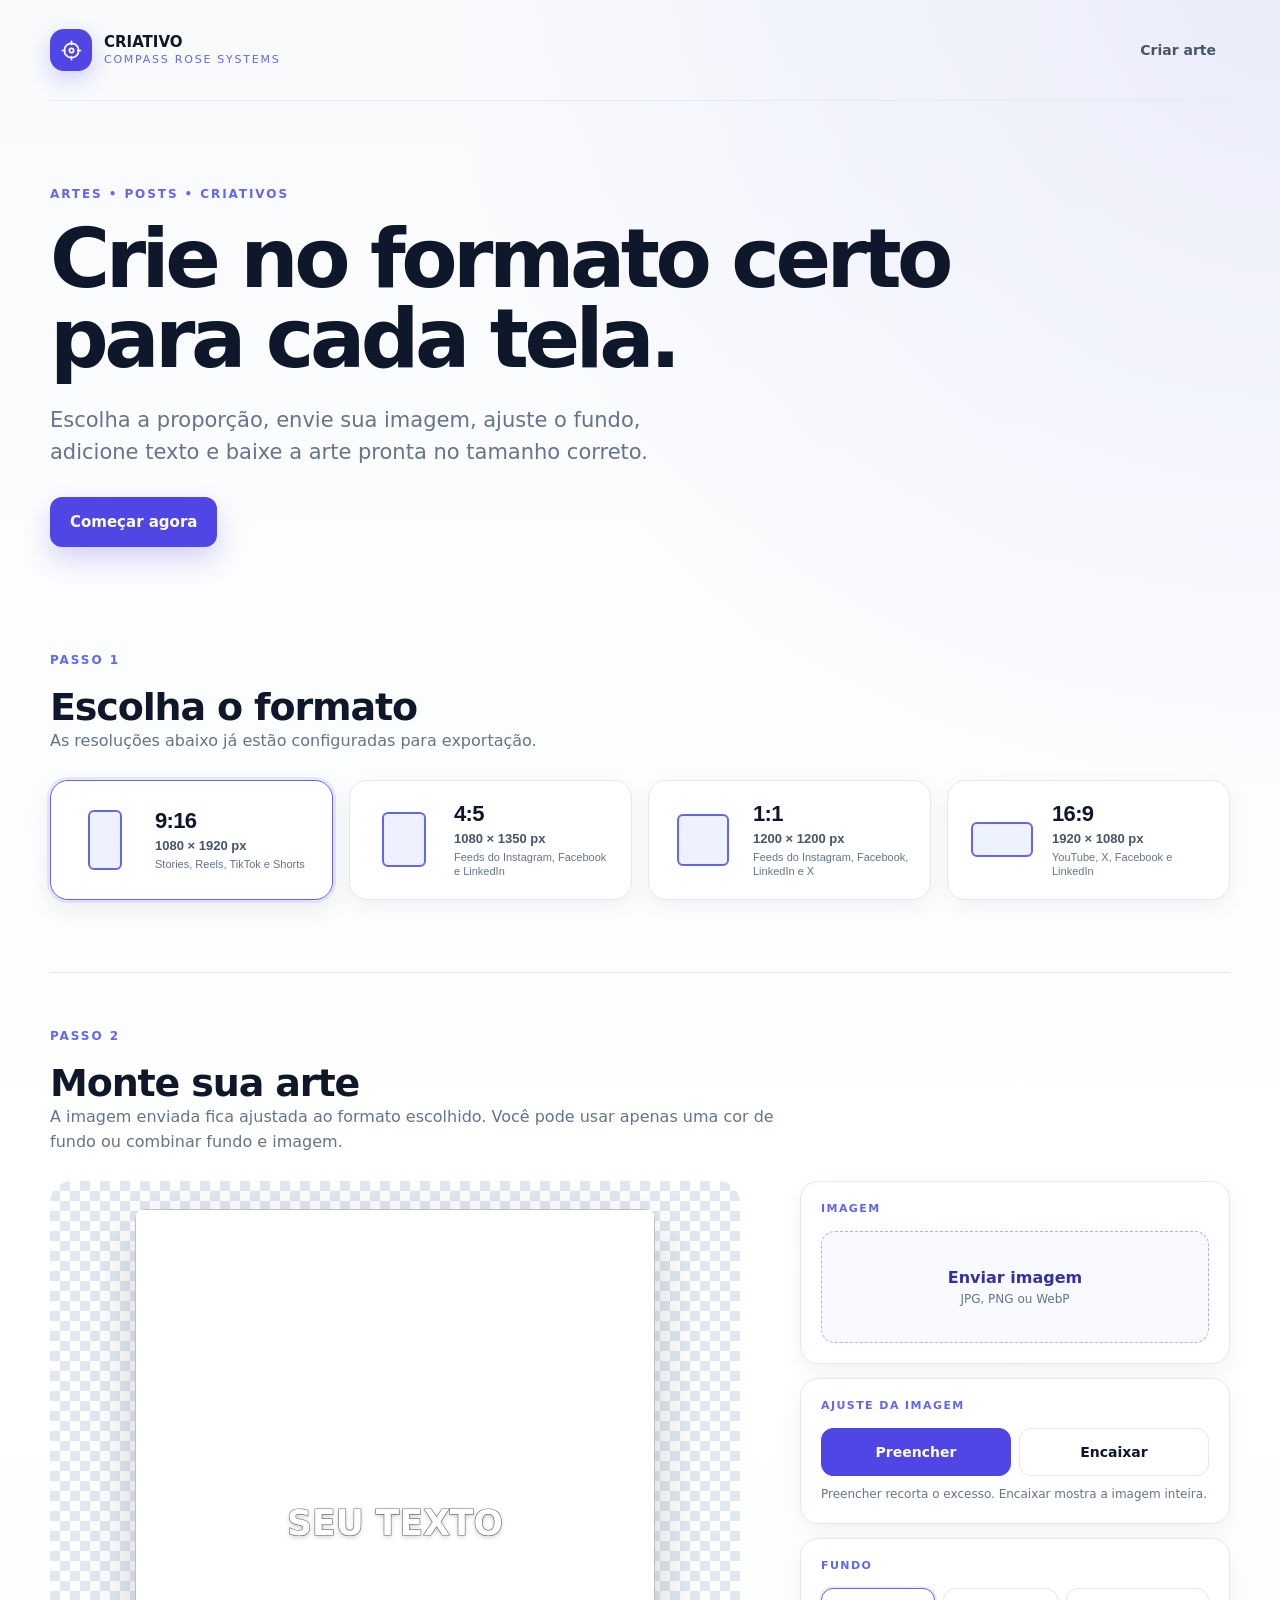
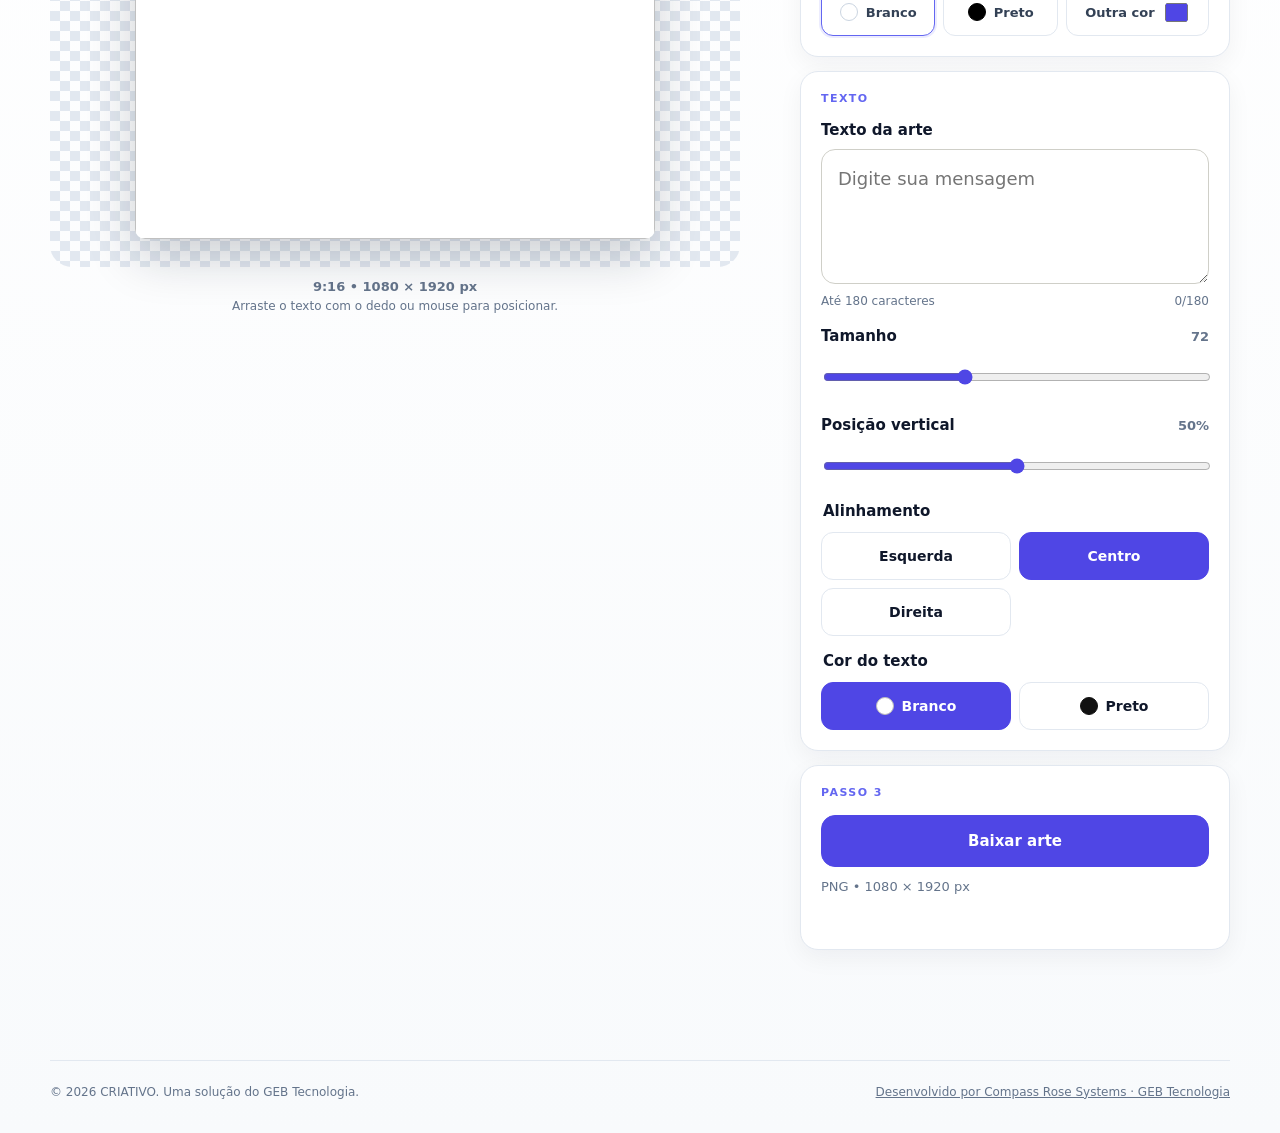
<file: index.html>
<!DOCTYPE html>
<html lang="pt-BR">
<head>
  <meta charset="UTF-8" />
  <meta name="viewport" content="width=device-width, initial-scale=1.0, viewport-fit=cover" />
  <meta name="theme-color" content="#0f172a" />
  <title>CRIATIVO | Compass Rose Systems</title>
  <meta name="description" content="Crie artes, posts e criativos nos principais formatos das redes sociais." />
  <link rel="stylesheet" href="./assets/styles.css" />
</head>
<body class="criativo-app">
  <header class="site-header app-header">
    <a class="brand" href="./" aria-label="CRIATIVO - início">
      <span class="brand-mark" aria-hidden="true">
        <svg viewBox="0 0 24 24" role="img">
          <circle cx="12" cy="12" r="7.5"></circle>
          <circle cx="12" cy="12" r="2.2"></circle>
          <path d="M12 2.5v3M12 18.5v3M2.5 12h3M18.5 12h3"></path>
        </svg>
      </span>
      <span class="brand-text">
        <strong>CRIATIVO</strong>
        <small>Compass Rose Systems</small>
      </span>
    </a>

    <nav class="top-nav" aria-label="Navegação principal">
      <a href="#criar">Criar arte</a>
    </nav>
  </header>

  <main class="home-shell creative-shell">
    <section class="creative-hero">
      <p class="eyebrow">ARTES • POSTS • CRIATIVOS</p>
      <h1>Crie no formato certo para cada tela.</h1>
      <p class="hero-copy">Escolha a proporção, envie sua imagem, ajuste o fundo, adicione texto e baixe a arte pronta no tamanho correto.</p>
      <a class="hero-cta" href="#criar">Começar agora</a>
    </section>

    <section class="format-section" id="criar" aria-labelledby="format-title">
      <div class="section-heading creative-heading">
        <p class="eyebrow">PASSO 1</p>
        <h2 id="format-title">Escolha o formato</h2>
        <p>As resoluções abaixo já estão configuradas para exportação.</p>
      </div>

      <div class="format-grid" id="format-grid">
        <button class="format-card is-active" type="button" data-format="story" aria-pressed="true">
          <span class="format-shape format-shape--916"></span>
          <span class="format-card__body">
            <strong>9:16</strong>
            <span>1080 × 1920 px</span>
            <small>Stories, Reels, TikTok e Shorts</small>
          </span>
        </button>

        <button class="format-card" type="button" data-format="portrait" aria-pressed="false">
          <span class="format-shape format-shape--45"></span>
          <span class="format-card__body">
            <strong>4:5</strong>
            <span>1080 × 1350 px</span>
            <small>Feeds do Instagram, Facebook e LinkedIn</small>
          </span>
        </button>

        <button class="format-card" type="button" data-format="square" aria-pressed="false">
          <span class="format-shape format-shape--11"></span>
          <span class="format-card__body">
            <strong>1:1</strong>
            <span>1200 × 1200 px</span>
            <small>Feeds do Instagram, Facebook, LinkedIn e X</small>
          </span>
        </button>

        <button class="format-card" type="button" data-format="wide" aria-pressed="false">
          <span class="format-shape format-shape--169"></span>
          <span class="format-card__body">
            <strong>16:9</strong>
            <span>1920 × 1080 px</span>
            <small>YouTube, X, Facebook e LinkedIn</small>
          </span>
        </button>
      </div>
    </section>

    <section class="generic-editor-section" aria-labelledby="generic-editor-title">
      <div class="section-heading creative-heading">
        <p class="eyebrow">PASSO 2</p>
        <h2 id="generic-editor-title">Monte sua arte</h2>
        <p>A imagem enviada fica ajustada ao formato escolhido. Você pode usar apenas uma cor de fundo ou combinar fundo e imagem.</p>
      </div>

      <div class="generic-editor-layout">
        <div class="generic-preview-column">
          <div class="generic-preview-stage">
            <div class="generic-preview" id="generic-preview">
              <div class="generic-preview__canvas" id="preview-canvas">
                <img id="uploaded-image-preview" alt="" hidden />
                <div class="generic-text-layer" id="generic-text-layer">
                  <span id="generic-text-preview">SEU TEXTO</span>
                </div>
              </div>
            </div>
          </div>
          <p class="preview-caption" id="format-caption">9:16 • 1080 × 1920 px</p><p class="drag-hint">Arraste o texto com o dedo ou mouse para posicionar.</p>
        </div>

        <form class="generic-controls" id="generic-controls" onsubmit="return false;">
          <div class="control-card">
            <span class="control-step">IMAGEM</span>
            <label class="upload-zone" for="image-upload">
              <span class="upload-zone__title">Enviar imagem</span>
              <span class="upload-zone__hint">JPG, PNG ou WebP</span>
              <input id="image-upload" type="file" accept="image/jpeg,image/png,image/webp" />
            </label>
            <div class="image-actions" id="image-actions" hidden>
              <button type="button" class="secondary-action" id="remove-image">Remover imagem</button>
            </div>
          </div>

          <div class="control-card">
            <span class="control-step">AJUSTE DA IMAGEM</span>
            <div class="segmented-control generic-segment">
              <button type="button" data-fit="cover" class="is-active">Preencher</button>
              <button type="button" data-fit="contain">Encaixar</button>
            </div>
            <p class="control-help">Preencher recorta o excesso. Encaixar mostra a imagem inteira.</p>
          </div>

          <div class="control-card">
            <span class="control-step">FUNDO</span>
            <div class="background-options">
              <button type="button" class="background-choice is-active" data-bg="#ffffff"><span class="swatch swatch--white"></span>Branco</button>
              <button type="button" class="background-choice" data-bg="#000000"><span class="swatch swatch--black"></span>Preto</button>
              <label class="custom-color-choice">
                <span>Outra cor</span>
                <input type="color" id="background-color" value="#4f46e5" />
              </label>
            </div>
          </div>

          <div class="control-card">
            <span class="control-step">TEXTO</span>
            <label class="field">
              <span class="field-label">Texto da arte</span>
              <textarea id="generic-text-input" rows="4" maxlength="180" placeholder="Digite sua mensagem"></textarea>
              <span class="field-meta"><span>Até 180 caracteres</span><span id="generic-char-count">0/180</span></span>
            </label>

            <div class="control-group">
              <div class="control-heading"><span>Tamanho</span><output id="generic-font-output">72</output></div>
              <input id="generic-font-size" type="range" min="28" max="150" value="72" />
            </div>

            <div class="control-group">
              <div class="control-heading"><span>Posição vertical</span><output id="generic-position-output">50%</output></div>
              <input id="generic-position" type="range" min="8" max="92" value="50" />
            </div>

            <fieldset class="choice-group">
              <legend>Alinhamento</legend>
              <div class="segmented-control generic-segment">
                <button type="button" data-generic-align="left">Esquerda</button>
                <button type="button" data-generic-align="center" class="is-active">Centro</button>
                <button type="button" data-generic-align="right">Direita</button>
              </div>
            </fieldset>

            <fieldset class="choice-group">
              <legend>Cor do texto</legend>
              <div class="color-control">
                <button type="button" data-generic-color="#ffffff" class="color-choice is-active"><span class="color-dot color-dot--white"></span>Branco</button>
                <button type="button" data-generic-color="#000000" class="color-choice"><span class="color-dot color-dot--black"></span>Preto</button>
              </div>
            </fieldset>
          </div>

          <div class="control-card export-card">
            <span class="control-step">PASSO 3</span>
            <button type="button" class="primary-action" id="download-creative">Baixar arte</button>
            <p class="export-note" id="download-note">PNG • 1080 × 1920 px</p>
            <p class="export-status" id="generic-export-status" aria-live="polite"></p>
          </div>
        </form>
      </div>
    </section>
  </main>

  <footer class="site-footer">
    <span>© 2026 CRIATIVO. Uma solução do GEB Tecnologia.</span>
    <a href="https://gebtecnologia.grupoeduardabispo.com.br/" target="_blank" rel="noopener noreferrer">Desenvolvido por Compass Rose Systems · GEB Tecnologia</a>
  </footer>

  <script src="./assets/creative.js"></script>
</body>
</html>
</file>
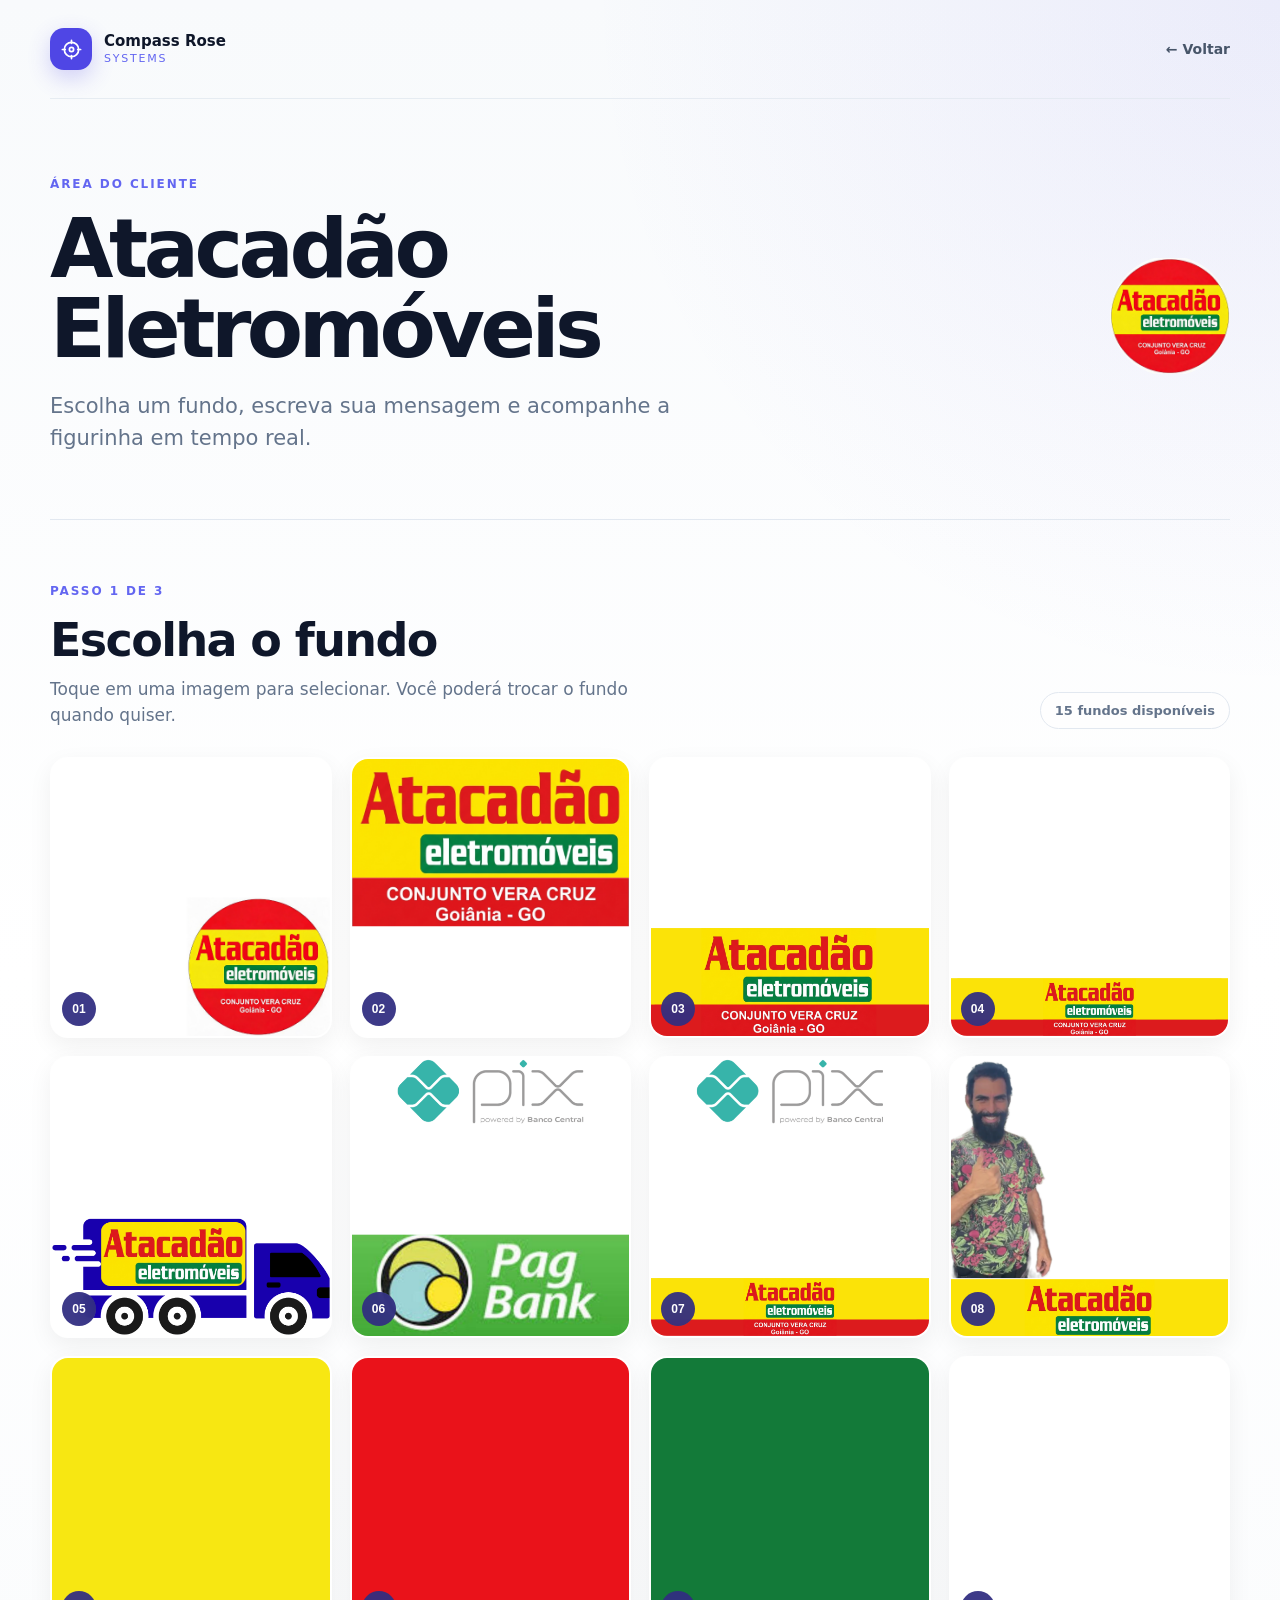
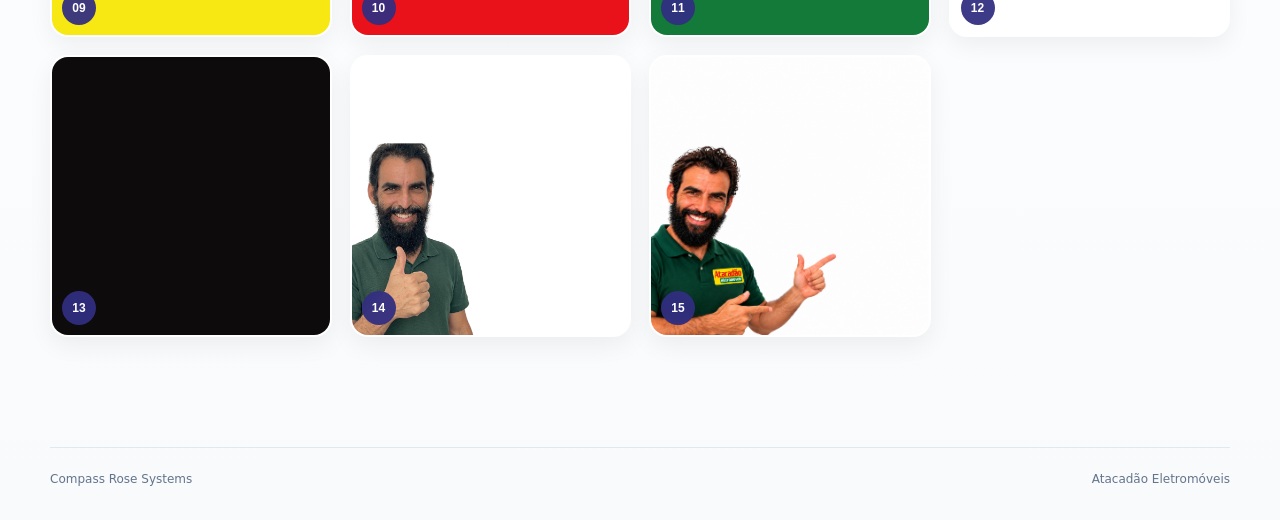
<file: atacadao/index.html>
<!DOCTYPE html>
<html lang="pt-BR">
<head>
  <meta charset="UTF-8" />
  <meta name="viewport" content="width=device-width, initial-scale=1.0, viewport-fit=cover" />
  <meta name="theme-color" content="#0f172a" />
  <title>Atacadão Eletromóveis | Gerador de Figurinhas</title>
  <meta name="description" content="Área de criação de figurinhas do Atacadão Eletromóveis." />
  <link rel="stylesheet" href="../assets/styles.css" />
</head>
<body>
  <header class="site-header">
    <a class="brand" href="../" aria-label="Voltar para a página inicial">
      <span class="brand-mark" aria-hidden="true">
        <svg viewBox="0 0 24 24" role="img">
          <circle cx="12" cy="12" r="7.5"></circle>
          <circle cx="12" cy="12" r="2.2"></circle>
          <path d="M12 2.5v3M12 18.5v3M2.5 12h3M18.5 12h3"></path>
        </svg>
      </span>
      <span class="brand-text"><strong>Compass Rose</strong><small>Systems</small></span>
    </a>
    <a class="back-link" href="../">← Voltar</a>
  </header>

  <main class="client-shell">
    <section class="client-hero">
      <div>
        <p class="eyebrow">ÁREA DO CLIENTE</p>
        <h1>Atacadão Eletromóveis</h1>
        <p class="hero-copy">Escolha um fundo, escreva sua mensagem e acompanhe a figurinha em tempo real.</p>
      </div>
      <div class="client-logo-wrap">
        <img class="client-logo" src="../FIGURINHAS%20IBRAIM/LOGO%20CIRCULO.png" alt="Logo Atacadão Eletromóveis" width="120" height="120" />
      </div>
    </section>

    <section class="background-section" aria-labelledby="fundos-titulo">
      <div class="gallery-heading">
        <div>
          <p class="eyebrow">PASSO 1 DE 3</p>
          <h2 id="fundos-titulo">Escolha o fundo</h2>
          <p class="gallery-help">Toque em uma imagem para selecionar. Você poderá trocar o fundo quando quiser.</p>
        </div>
        <span class="background-count" id="background-count" aria-live="polite"></span>
      </div>

      <div class="background-grid" id="background-grid" aria-label="Fundos disponíveis"></div>

      <div class="selection-panel" id="selection-panel" hidden aria-live="polite">
        <div class="selection-panel__thumb"><img id="selected-preview" alt="" /></div>
        <div class="selection-panel__text">
          <span class="selection-kicker">FUNDO SELECIONADO</span>
          <strong id="selected-name">Modelo escolhido</strong>
          <span>Pronto para receber seu texto.</span>
        </div>
        <button class="selection-clear" id="clear-selection" type="button">Trocar</button>
      </div>
    </section>

    <section class="editor-section" id="editor-section" hidden aria-labelledby="editor-title">
      <div class="editor-heading">
        <p class="eyebrow">PASSO 2 DE 3</p>
        <h2 id="editor-title">Adicione o texto</h2>
        <p>Digite sua mensagem e ajuste apenas o necessário. A prévia muda enquanto você edita.</p>
      </div>

      <div class="editor-layout">
        <div class="sticker-preview-wrap">
          <div class="sticker-preview" id="sticker-preview" aria-label="Prévia da figurinha">
            <img id="editor-background" alt="Fundo selecionado" />
            <div class="sticker-text-layer" id="sticker-text-layer">
              <span id="sticker-text">SUA MENSAGEM</span>
            </div>
          </div>
          <p class="preview-caption">Prévia 1:1</p><p class="drag-hint">Arraste o texto com o dedo ou mouse para posicionar.</p>
        </div>

        <form class="editor-controls" onsubmit="return false;">
          <label class="field">
            <span class="field-label">Texto da figurinha</span>
            <textarea id="sticker-input" rows="4" maxlength="100" placeholder="Ex.: Manda a localização para entrega"></textarea>
            <span class="field-meta"><span>Máximo de 100 caracteres</span><span id="char-count">0/100</span></span>
          </label>

          <div class="control-group">
            <div class="control-heading"><span>Tamanho do texto</span><output id="font-size-output">44</output></div>
            <input id="font-size" type="range" min="26" max="72" value="44" />
          </div>

          <div class="control-group">
            <div class="control-heading"><span>Posição vertical</span><output id="text-position-output">50%</output></div>
            <input id="text-position" type="range" min="18" max="82" value="50" />
          </div>

          <fieldset class="choice-group">
            <legend>Alinhamento</legend>
            <div class="segmented-control">
              <button type="button" data-align="left">Esquerda</button>
              <button type="button" data-align="center" class="is-active">Centro</button>
              <button type="button" data-align="right">Direita</button>
            </div>
          </fieldset>

          <fieldset class="choice-group">
            <legend>Cor do texto</legend>
            <div class="color-control">
              <button type="button" data-color="#ffffff" class="color-choice is-active"><span class="color-dot color-dot--white"></span>Branco</button>
              <button type="button" data-color="#111111" class="color-choice"><span class="color-dot color-dot--black"></span>Preto</button>
            </div>
          </fieldset>

          <div class="legibility-panel is-good" id="legibility-panel" aria-live="polite">
            <strong id="legibility-title">Texto dentro da área segura</strong>
            <p id="legibility-message">Confira visualmente se o texto não cobre elementos importantes do fundo.</p>
          </div>

          <div class="export-actions">
            <button type="button" class="primary-action" id="download-sticker">Baixar figurinha</button>
            <button type="button" class="secondary-action" id="share-sticker">Compartilhar</button>
          </div>
          <p class="export-status" id="export-status" aria-live="polite"></p>

          <button type="button" class="reset-editor" id="reset-editor">Limpar ajustes</button>
          <p class="export-note">A exportação gera a figurinha em 512 × 512.</p>
        </form>
      </div>
    </section>
  </main>

  <footer class="site-footer"><span>Compass Rose Systems</span><span>Atacadão Eletromóveis</span></footer>
  <script src="./backgrounds.js"></script>
  <script>
    (() => {
      const ibraimBackground = { id: 15, file: "IBRAIM ATACADÃO 1.png" };
      backgrounds.push(ibraimBackground);

      const button = document.createElement("button");
      button.type = "button";
      button.className = "background-card";
      button.dataset.id = ibraimBackground.id;
      button.setAttribute("aria-pressed", "false");
      button.setAttribute("aria-label", "Selecionar fundo " + ibraimBackground.id);

      const image = document.createElement("img");
      image.src = getSrc(ibraimBackground.file);
      image.alt = "Fundo com Ibraim do Atacadão Eletromóveis";
      image.loading = "lazy";
      image.decoding = "async";

      const badge = document.createElement("span");
      badge.className = "background-card__number";
      badge.textContent = String(ibraimBackground.id).padStart(2, "0");

      const check = document.createElement("span");
      check.className = "background-card__check";
      check.setAttribute("aria-hidden", "true");
      check.textContent = "✓";

      button.append(image, badge, check);
      button.addEventListener("click", () => selectBackground(ibraimBackground, button, true));
      grid.appendChild(button);
      count.textContent = backgrounds.length + " fundos disponíveis";
    })();
  </script>
</body>
</html>
</file>
<file: assets/styles.css>
:root {
  --bg: #f4f4f1;
  --surface: #ffffff;
  --surface-strong: #111111;
  --text: #151515;
  --muted: #6c6c67;
  --line: #deded8;
  --accent: #111111;
  --radius: 18px;
  --shadow: 0 16px 42px rgba(0,0,0,.07);
  font-family: Inter, ui-sans-serif, system-ui, -apple-system, BlinkMacSystemFont, "Segoe UI", sans-serif;
}

* {
  box-sizing: border-box;
}

html {
  min-height: 100%;
  background: var(--bg);
}

body {
  margin: 0;
  min-height: 100vh;
  color: var(--text);
  background:
    radial-gradient(circle at top right, rgba(0,0,0,.045), transparent 30%),
    var(--bg);
}

a {
  color: inherit;
}

.site-header {
  width: min(1180px, calc(100% - 40px));
  margin: 0 auto;
  padding: 28px 0;
  display: flex;
  align-items: center;
  justify-content: space-between;
  gap: 24px;
}

.brand {
  display: inline-flex;
  align-items: center;
  gap: 12px;
  text-decoration: none;
}

.brand-mark {
  width: 42px;
  height: 42px;
  display: grid;
  place-items: center;
  border-radius: 50%;
  background: var(--surface-strong);
  color: #fff;
  font-size: 13px;
  font-weight: 800;
  letter-spacing: .08em;
}

.brand-text {
  display: grid;
  line-height: 1.02;
}

.brand-text strong {
  font-size: 15px;
}

.brand-text small {
  margin-top: 4px;
  color: var(--muted);
  font-size: 11px;
  text-transform: uppercase;
  letter-spacing: .16em;
}

.back-link {
  font-size: 14px;
  font-weight: 700;
  text-decoration: none;
}

.home-shell,
.client-shell {
  width: min(1180px, calc(100% - 40px));
  margin: 0 auto;
}

.hero {
  max-width: 840px;
  padding: 92px 0 88px;
}

.eyebrow {
  margin: 0 0 18px;
  color: var(--muted);
  font-size: 12px;
  font-weight: 800;
  letter-spacing: .16em;
}

h1,
h2,
h3,
p {
  margin-top: 0;
}

h1 {
  max-width: 800px;
  margin-bottom: 24px;
  font-size: clamp(42px, 7vw, 82px);
  line-height: .98;
  letter-spacing: -.055em;
}

.hero-copy {
  max-width: 650px;
  margin-bottom: 0;
  color: var(--muted);
  font-size: clamp(17px, 2vw, 21px);
  line-height: 1.55;
}

.clients {
  padding: 20px 0 110px;
}

.section-heading {
  margin-bottom: 26px;
}

.section-heading h2 {
  margin: 0;
  font-size: clamp(26px, 4vw, 38px);
  letter-spacing: -.03em;
}

.client-grid {
  display: grid;
  grid-template-columns: repeat(auto-fit, minmax(280px, 420px));
  gap: 22px;
}

.client-card {
  overflow: hidden;
  display: grid;
  grid-template-rows: 190px 1fr;
  border: 1px solid var(--line);
  border-radius: var(--radius);
  background: var(--surface);
  text-decoration: none;
  box-shadow: var(--shadow);
  transition: transform .2s ease, box-shadow .2s ease;
}

.client-card:hover,
.client-card:focus-visible {
  transform: translateY(-4px);
  box-shadow: 0 22px 52px rgba(0,0,0,.11);
}

.client-card__visual {
  display: grid;
  place-items: center;
  background:
    linear-gradient(135deg, rgba(255,255,255,.08), transparent),
    var(--surface-strong);
}

.client-initials,
.client-badge {
  display: grid;
  place-items: center;
  border: 1px solid rgba(255,255,255,.34);
  border-radius: 50%;
  color: #fff;
  font-weight: 900;
  letter-spacing: -.04em;
}

.client-initials {
  width: 92px;
  height: 92px;
  font-size: 30px;
}

.client-card__content {
  padding: 26px;
}

.client-status {
  display: inline-block;
  margin-bottom: 14px;
  color: var(--muted);
  font-size: 11px;
  font-weight: 800;
  letter-spacing: .13em;
  text-transform: uppercase;
}

.client-card h3 {
  margin-bottom: 10px;
  font-size: 25px;
  letter-spacing: -.025em;
}

.client-card p {
  min-height: 66px;
  margin-bottom: 24px;
  color: var(--muted);
  line-height: 1.5;
}

.client-action {
  display: inline-flex;
  gap: 10px;
  align-items: center;
  font-weight: 800;
  font-size: 14px;
}

.client-hero {
  min-height: 410px;
  padding: 78px 0 64px;
  display: flex;
  align-items: center;
  justify-content: space-between;
  gap: 50px;
  border-bottom: 1px solid var(--line);
}

.client-hero h1 {
  margin-bottom: 20px;
}

.client-badge {
  flex: 0 0 auto;
  width: min(25vw, 220px);
  aspect-ratio: 1;
  background: var(--surface-strong);
  font-size: clamp(36px, 7vw, 72px);
}

.workspace-placeholder {
  padding: 72px 0 110px;
}

.workspace-placeholder__content {
  padding: clamp(28px, 5vw, 56px);
  border: 1px solid var(--line);
  border-radius: var(--radius);
  background: var(--surface);
  box-shadow: var(--shadow);
}

.workspace-placeholder h2 {
  margin-bottom: 14px;
  font-size: clamp(28px, 4vw, 44px);
  letter-spacing: -.035em;
}

.workspace-placeholder p:not(.eyebrow) {
  max-width: 720px;
  color: var(--muted);
  line-height: 1.6;
}

.flow-preview {
  margin-top: 34px;
  padding-top: 26px;
  border-top: 1px solid var(--line);
  display: flex;
  flex-wrap: wrap;
  gap: 14px;
  align-items: center;
  font-size: 14px;
  font-weight: 800;
}

.site-footer {
  width: min(1180px, calc(100% - 40px));
  margin: 0 auto;
  padding: 24px 0 34px;
  display: flex;
  justify-content: space-between;
  gap: 20px;
  border-top: 1px solid var(--line);
  color: var(--muted);
  font-size: 12px;
}

@media (max-width: 720px) {
  .site-header,
  .home-shell,
  .client-shell,
  .site-footer {
    width: min(100% - 28px, 1180px);
  }

  .site-header {
    padding: 18px 0;
  }

  .brand-text strong {
    font-size: 14px;
  }

  .hero {
    padding: 66px 0 64px;
  }

  h1 {
    font-size: clamp(42px, 14vw, 62px);
  }

  .clients {
    padding-bottom: 72px;
  }

  .client-grid {
    grid-template-columns: 1fr;
  }

  .client-card {
    grid-template-rows: 160px 1fr;
  }

  .client-hero {
    min-height: auto;
    padding: 56px 0 50px;
    align-items: flex-start;
  }

  .client-badge {
    display: none;
  }

  .workspace-placeholder {
    padding: 48px 0 72px;
  }

  .flow-preview {
    align-items: flex-start;
    flex-direction: column;
  }

  .flow-preview span[aria-hidden="true"] {
    transform: rotate(90deg);
  }

  .site-footer {
    flex-direction: column;
  }
}

/* Etapa 2 — galeria de fundos */
.background-section {
  padding: 64px 0 110px;
}

.gallery-heading {
  margin-bottom: 28px;
  display: flex;
  align-items: flex-end;
  justify-content: space-between;
  gap: 28px;
}

.gallery-heading h2 {
  margin-bottom: 12px;
  font-size: clamp(30px, 4.5vw, 46px);
  line-height: 1.05;
  letter-spacing: -.035em;
}

.gallery-help {
  max-width: 620px;
  margin-bottom: 0;
  color: var(--muted);
  font-size: 17px;
  line-height: 1.55;
}

.background-count {
  flex: 0 0 auto;
  padding: 10px 14px;
  border: 1px solid var(--line);
  border-radius: 999px;
  background: rgba(255,255,255,.65);
  color: var(--muted);
  font-size: 13px;
  font-weight: 800;
  white-space: nowrap;
}

.background-grid {
  display: grid;
  grid-template-columns: repeat(4, minmax(0, 1fr));
  gap: 18px;
}

.background-card {
  position: relative;
  min-width: 0;
  padding: 0;
  overflow: hidden;
  aspect-ratio: 1;
  border: 2px solid transparent;
  border-radius: 18px;
  background: #fff;
  box-shadow: 0 8px 24px rgba(0,0,0,.06);
  cursor: pointer;
  -webkit-tap-highlight-color: transparent;
  transition: transform .16s ease, border-color .16s ease, box-shadow .16s ease;
}

.background-card img {
  display: block;
  width: 100%;
  height: 100%;
  object-fit: contain;
  background: #fff;
}

.background-card:focus-visible {
  outline: 3px solid #111;
  outline-offset: 3px;
}

.background-card.is-selected {
  border-color: #111;
  box-shadow: 0 0 0 3px rgba(17,17,17,.12), 0 12px 28px rgba(0,0,0,.10);
}

.background-card__number {
  position: absolute;
  left: 10px;
  bottom: 10px;
  min-width: 34px;
  min-height: 34px;
  padding: 0 9px;
  display: grid;
  place-items: center;
  border-radius: 999px;
  background: rgba(17,17,17,.88);
  color: #fff;
  font-size: 12px;
  font-weight: 900;
  line-height: 1;
  backdrop-filter: blur(8px);
}

.background-card__check {
  position: absolute;
  top: 10px;
  right: 10px;
  width: 36px;
  height: 36px;
  display: grid;
  place-items: center;
  border-radius: 50%;
  background: #111;
  color: #fff;
  font-size: 18px;
  font-weight: 900;
  opacity: 0;
  transform: scale(.8);
  transition: opacity .15s ease, transform .15s ease;
}

.background-card.is-selected .background-card__check {
  opacity: 1;
  transform: scale(1);
}

.selection-panel {
  position: sticky;
  bottom: max(12px, env(safe-area-inset-bottom));
  z-index: 20;
  margin: 26px auto 0;
  padding: 12px;
  display: grid;
  grid-template-columns: 66px 1fr auto;
  gap: 14px;
  align-items: center;
  max-width: 720px;
  border: 1px solid rgba(255,255,255,.16);
  border-radius: 18px;
  background: rgba(17,17,17,.96);
  color: #fff;
  box-shadow: 0 20px 55px rgba(0,0,0,.25);
  backdrop-filter: blur(16px);
}

.selection-panel[hidden] {
  display: none;
}

.selection-panel__thumb {
  overflow: hidden;
  width: 66px;
  aspect-ratio: 1;
  border-radius: 12px;
  background: #fff;
}

.selection-panel__thumb img {
  display: block;
  width: 100%;
  height: 100%;
  object-fit: contain;
}

.selection-panel__text {
  min-width: 0;
  display: grid;
  gap: 2px;
}

.selection-panel__text strong {
  font-size: 16px;
}

.selection-panel__text > span:last-child {
  color: rgba(255,255,255,.66);
  font-size: 13px;
}

.selection-kicker {
  color: rgba(255,255,255,.56);
  font-size: 10px;
  font-weight: 900;
  letter-spacing: .12em;
}

.selection-clear {
  min-width: 72px;
  min-height: 46px;
  padding: 0 16px;
  border: 1px solid rgba(255,255,255,.24);
  border-radius: 12px;
  background: transparent;
  color: #fff;
  font: inherit;
  font-size: 14px;
  font-weight: 800;
  cursor: pointer;
}

@media (hover: hover) and (pointer: fine) {
  .background-card:hover {
    transform: translateY(-3px);
    box-shadow: 0 14px 32px rgba(0,0,0,.10);
  }

  .selection-clear:hover {
    background: rgba(255,255,255,.08);
  }
}

@media (max-width: 900px) {
  .background-grid {
    grid-template-columns: repeat(3, minmax(0, 1fr));
  }
}

@media (max-width: 620px) {
  .background-section {
    padding: 44px 0 80px;
  }

  .gallery-heading {
    margin-bottom: 22px;
    display: block;
  }

  .gallery-heading h2 {
    margin-bottom: 10px;
    font-size: 32px;
  }

  .gallery-help {
    font-size: 16px;
    line-height: 1.5;
  }

  .background-count {
    display: inline-block;
    margin-top: 16px;
    padding: 9px 12px;
    font-size: 12px;
  }

  .background-grid {
    grid-template-columns: repeat(2, minmax(0, 1fr));
    gap: 12px;
  }

  .background-card {
    border-radius: 14px;
  }

  .background-card__number {
    left: 8px;
    bottom: 8px;
    min-width: 32px;
    min-height: 32px;
    font-size: 11px;
  }

  .background-card__check {
    top: 8px;
    right: 8px;
    width: 34px;
    height: 34px;
  }

  .selection-panel {
    bottom: max(8px, env(safe-area-inset-bottom));
    grid-template-columns: 54px 1fr auto;
    gap: 10px;
    padding: 10px;
    border-radius: 16px;
  }

  .selection-panel__thumb {
    width: 54px;
    border-radius: 10px;
  }

  .selection-panel__text > span:last-child {
    display: none;
  }

  .selection-panel__text strong {
    font-size: 15px;
  }

  .selection-clear {
    min-width: 64px;
    min-height: 44px;
    padding: 0 12px;
  }
}

@media (max-width: 360px) {
  .background-grid {
    gap: 9px;
  }

  .selection-panel {
    grid-template-columns: 48px 1fr auto;
  }

  .selection-panel__thumb {
    width: 48px;
  }
}

/* Etapa 3 — editor */
.editor-section {
  padding: 72px 0 120px;
  border-top: 1px solid var(--line);
}
.editor-section[hidden] { display: none; }
.editor-heading { max-width: 720px; margin-bottom: 30px; }
.editor-heading h2 { margin-bottom: 12px; font-size: clamp(30px, 4.5vw, 46px); line-height: 1.05; letter-spacing: -.035em; }
.editor-heading > p:last-child { margin-bottom: 0; color: var(--muted); font-size: 17px; line-height: 1.55; }
.editor-layout { display: grid; grid-template-columns: minmax(0, 1fr) minmax(320px, 430px); gap: clamp(28px, 5vw, 64px); align-items: start; }
.sticker-preview-wrap { position: sticky; top: 18px; }
.sticker-preview { position: relative; width: min(100%, 560px); aspect-ratio: 1; margin: 0 auto; overflow: hidden; border-radius: 22px; background: #fff; box-shadow: 0 16px 45px rgba(0,0,0,.12); }
.sticker-preview > img { width: 100%; height: 100%; display: block; object-fit: contain; background: #fff; }
.sticker-text-layer { position: absolute; left: 7%; right: 7%; top: 50%; transform: translateY(-50%); text-align: center; pointer-events: none; }
.sticker-text-layer span { display: inline-block; max-width: 100%; color: #fff; font-size: 44px; font-weight: 900; line-height: .98; letter-spacing: -.035em; overflow-wrap: anywhere; white-space: pre-wrap; -webkit-text-stroke: 2px rgba(0,0,0,.55); paint-order: stroke fill; text-shadow: 0 2px 5px rgba(0,0,0,.28); }
.preview-caption { margin: 12px 0 0; color: var(--muted); text-align: center; font-size: 13px; font-weight: 700; }
.editor-controls { display: grid; gap: 22px; padding: 26px; border: 1px solid var(--line); border-radius: 20px; background: var(--surface); box-shadow: var(--shadow); }
.field { display: grid; gap: 10px; }
.field-label, .choice-group legend, .control-heading span { font-size: 15px; font-weight: 800; }
.field textarea { width: 100%; min-height: 130px; resize: vertical; padding: 16px; border: 1px solid #cfcfc8; border-radius: 14px; background: #fff; color: var(--text); font: inherit; font-size: 18px; line-height: 1.4; }
.field textarea:focus { outline: 3px solid rgba(17,17,17,.12); border-color: #111; }
.field-meta { display: flex; justify-content: space-between; gap: 12px; color: var(--muted); font-size: 12px; }
.control-group { display: grid; gap: 12px; padding-top: 3px; }
.control-heading { display: flex; align-items: center; justify-content: space-between; gap: 16px; }
.control-heading output { min-width: 50px; color: var(--muted); font-size: 13px; font-weight: 800; text-align: right; }
.control-group input[type="range"] { width: 100%; min-height: 36px; accent-color: #111; }
.choice-group { min-width: 0; margin: 0; padding: 0; border: 0; }
.choice-group legend { margin-bottom: 12px; }
.segmented-control, .color-control { display: grid; gap: 8px; }
.segmented-control { grid-template-columns: repeat(3, 1fr); }
.color-control { grid-template-columns: repeat(2, 1fr); }
.segmented-control button, .color-choice, .reset-editor { min-height: 48px; padding: 0 13px; border: 1px solid var(--line); border-radius: 12px; background: #fff; color: var(--text); font: inherit; font-size: 14px; font-weight: 800; cursor: pointer; }
.segmented-control button.is-active, .color-choice.is-active { border-color: #111; background: #111; color: #fff; }
.color-choice { display: inline-flex; align-items: center; justify-content: center; gap: 8px; }
.color-dot { width: 18px; height: 18px; border: 1px solid #bbb; border-radius: 50%; }
.color-dot--white { background: #fff; }
.color-dot--black { background: #111; border-color: #111; }
.color-choice.is-active .color-dot--black { border-color: #fff; }
.reset-editor { width: 100%; margin-top: 2px; background: #f3f3ef; }

@media (max-width: 820px) {
  .editor-layout { grid-template-columns: 1fr; gap: 24px; }
  .sticker-preview-wrap { position: static; }
  .sticker-preview { width: min(100%, 520px); }
  .editor-controls { width: min(100%, 520px); margin: 0 auto; }
}
@media (max-width: 620px) {
  .editor-section { padding: 48px 0 82px; }
  .editor-heading { margin-bottom: 22px; }
  .editor-heading h2 { font-size: 32px; }
  .editor-heading > p:last-child { font-size: 16px; }
  .sticker-preview { border-radius: 16px; }
  .editor-controls { gap: 20px; padding: 18px; border-radius: 16px; }
  .field textarea { min-height: 116px; padding: 14px; font-size: 17px; }
  .segmented-control button, .color-choice, .reset-editor { min-height: 50px; font-size: 13px; }
}
@media (max-width: 380px) {
  .segmented-control { grid-template-columns: 1fr; }
  .segmented-control button { min-height: 46px; }
}

/* Etapas 4 e 5 — legibilidade e exportação */
.legibility-panel {
  padding: 16px;
  border: 1px solid var(--line);
  border-radius: 14px;
  display: grid;
  gap: 6px;
}
.legibility-panel strong { font-size: 15px; }
.legibility-panel p { margin: 0; color: var(--muted); font-size: 14px; line-height: 1.5; }
.legibility-panel.is-good { background: #f7f7f4; }
.legibility-panel.is-warning { background: #fff7e8; }
.legibility-panel.is-danger { background: #fff0f0; }

.export-actions {
  display: grid;
  grid-template-columns: 1fr 1fr;
  gap: 10px;
}
.primary-action,
.secondary-action {
  min-height: 52px;
  padding: 0 16px;
  border-radius: 14px;
  font: inherit;
  font-size: 15px;
  font-weight: 800;
  cursor: pointer;
  -webkit-tap-highlight-color: transparent;
}
.primary-action { border: 1px solid #111; background: #111; color: #fff; }
.secondary-action { border: 1px solid var(--line); background: #fff; color: var(--text); }
.primary-action:focus-visible,
.secondary-action:focus-visible { outline: 3px solid rgba(17,17,17,.18); outline-offset: 2px; }
.export-note { margin: -6px 0 0; color: var(--muted); font-size: 13px; line-height: 1.5; }

@media (max-width: 620px) {
  .export-actions { grid-template-columns: 1fr; }
  .primary-action, .secondary-action { min-height: 52px; font-size: 15px; }
}

/* Etapa 6 — revisão mobile e estados de uso */
.export-status {
  min-height: 20px;
  margin: -4px 0 0;
  color: var(--muted);
  font-size: 13px;
  line-height: 1.45;
}
.primary-action:disabled,
.secondary-action:disabled {
  cursor: wait;
  opacity: .58;
}
@media (max-width: 620px) {
  body { padding-bottom: env(safe-area-inset-bottom); }
  .client-hero { padding-top: 38px; padding-bottom: 38px; }
  .client-hero h1 { font-size: clamp(38px, 12vw, 52px); line-height: 1; }
  .background-section { padding-top: 38px; }
  .editor-section { padding-top: 42px; }
  .sticker-preview-wrap { width: 100%; }
  .sticker-preview { width: 100%; max-width: 512px; }
  .editor-controls { width: 100%; }
  .field-meta { font-size: 13px; }
  .control-group input[type="range"] { min-height: 44px; }
  .back-link { min-height: 44px; display: inline-flex; align-items: center; }
}
@media (max-width: 380px) {
  .site-header { gap: 10px; }
  .brand { gap: 8px; }
  .brand-mark { width: 38px; height: 38px; }
  .brand-text small { font-size: 9px; }
  .back-link { font-size: 13px; }
  .client-hero h1 { font-size: 38px; }
  .field-meta { align-items: flex-start; flex-direction: column; gap: 4px; }
}

/* Identidade Compass Rose Systems — alinhada ao Feedback Compass Rose */
:root {
  --bg: #f8fafc;
  --surface: #ffffff;
  --surface-strong: #0f172a;
  --text: #0f172a;
  --muted: #64748b;
  --line: #e2e8f0;
  --accent: #4f46e5;
  --accent-strong: #4338ca;
  --accent-soft: #eef2ff;
  --shadow: 0 16px 40px rgba(15,23,42,.08);
}

html {
  background: var(--bg);
}

body {
  background:
    radial-gradient(circle at top right, rgba(79,70,229,.08), transparent 28%),
    linear-gradient(180deg, #f8fafc 0%, #ffffff 46%, #f8fafc 100%);
}

.site-header {
  border-bottom: 1px solid rgba(226,232,240,.78);
}

.brand-mark {
  border-radius: 14px;
  background: var(--accent);
  box-shadow: 0 8px 22px rgba(79,70,229,.24);
}

.brand-mark svg {
  width: 23px;
  height: 23px;
  fill: none;
  stroke: #fff;
  stroke-width: 1.8;
  stroke-linecap: round;
  stroke-linejoin: round;
}

.brand-text strong {
  color: #0f172a;
  font-weight: 800;
}

.brand-text small,
.eyebrow {
  color: #6366f1;
}

.back-link {
  color: #475569;
}

.hero h1,
.client-hero h1,
.gallery-heading h2,
.editor-heading h2,
.section-heading h2 {
  color: #0f172a;
}

.client-card,
.editor-controls,
.workspace-placeholder__content {
  border-color: #e2e8f0;
  box-shadow: var(--shadow);
}

.client-card__visual,
.client-badge {
  background:
    radial-gradient(circle at 68% 24%, rgba(99,102,241,.35), transparent 30%),
    linear-gradient(145deg, #0f172a, #312e81);
}

.client-card__visual {
  position: relative;
}

.client-card__visual::after {
  content: "";
  position: absolute;
  width: 118px;
  height: 118px;
  border: 1px solid rgba(255,255,255,.14);
  border-radius: 50%;
}

.client-action,
.client-status {
  color: #4f46e5;
}

.background-card.is-selected {
  border-color: var(--accent);
  box-shadow: 0 0 0 3px rgba(79,70,229,.14), 0 12px 28px rgba(15,23,42,.10);
}

.background-card__check,
.background-card__number {
  background: rgba(49,46,129,.94);
}

.selection-panel {
  background: rgba(15,23,42,.96);
  border-color: rgba(129,140,248,.22);
}

.field textarea:focus {
  border-color: #6366f1;
  outline: 3px solid rgba(99,102,241,.14);
}

.control-group input[type="range"] {
  accent-color: var(--accent);
}

.segmented-control button.is-active,
.color-choice.is-active,
.primary-action {
  border-color: var(--accent);
  background: var(--accent);
  color: #fff;
}

.primary-action:hover {
  background: var(--accent-strong);
}

.secondary-action {
  border-color: #cbd5e1;
  background: #fff;
  color: #334155;
}

.reset-editor {
  background: #f8fafc;
  color: #475569;
}

.legibility-panel {
  border-color: #cbd5e1;
  background: #f8fafc;
}

.legibility-panel.is-good {
  background: #f8fafc;
  border-color: #cbd5e1;
}

.legibility-panel.is-warning {
  background: #fff7ed;
  border-color: #fed7aa;
}

.legibility-panel.is-danger {
  background: #fff1f2;
  border-color: #fecdd3;
}

.legibility-panel strong {
  color: #334155;
}

.site-footer {
  color: #64748b;
}

@media (max-width: 620px) {
  .site-header {
    border-bottom-color: rgba(226,232,240,.9);
  }

  .brand-mark {
    border-radius: 12px;
  }
}


/* CRIATIVO — plataforma pública */
.criativo-app {
  --creative-max: 1180px;
}

.app-header {
  position: relative;
  z-index: 50;
}

.top-nav {
  display: flex;
  align-items: center;
  gap: 8px;
}

.top-nav > a,
.client-menu > summary {
  min-height: 44px;
  padding: 0 14px;
  display: inline-flex;
  align-items: center;
  border-radius: 10px;
  color: #475569;
  font-size: 14px;
  font-weight: 700;
  text-decoration: none;
  cursor: pointer;
  list-style: none;
}

.client-menu {
  position: relative;
}

.client-menu > summary::-webkit-details-marker {
  display: none;
}

.client-menu[open] > summary,
.top-nav > a:hover,
.client-menu > summary:hover {
  background: #eef2ff;
  color: #4338ca;
}

.client-menu__panel {
  position: absolute;
  top: calc(100% + 8px);
  right: 0;
  width: 240px;
  padding: 8px;
  border: 1px solid #e2e8f0;
  border-radius: 14px;
  background: #fff;
  box-shadow: 0 18px 45px rgba(15,23,42,.14);
}

.client-menu__panel a {
  padding: 12px;
  display: grid;
  gap: 3px;
  border-radius: 10px;
  text-decoration: none;
}

.client-menu__panel a:hover {
  background: #f8fafc;
}

.client-menu__panel strong {
  font-size: 14px;
}

.client-menu__panel span {
  color: #64748b;
  font-size: 12px;
}

.creative-shell {
  width: min(var(--creative-max), calc(100% - 40px));
}

.creative-hero {
  max-width: 900px;
  padding: 86px 0 72px;
}

.creative-hero h1 {
  max-width: 900px;
}

.hero-cta {
  min-height: 50px;
  margin-top: 28px;
  padding: 0 20px;
  display: inline-flex;
  align-items: center;
  border-radius: 12px;
  background: #4f46e5;
  color: #fff;
  font-size: 15px;
  font-weight: 800;
  text-decoration: none;
  box-shadow: 0 12px 26px rgba(79,70,229,.22);
}

.format-section {
  padding: 34px 0 72px;
}

.creative-heading {
  max-width: 760px;
  margin-bottom: 26px;
}

.creative-heading > p:last-child {
  color: #64748b;
  line-height: 1.55;
}

.format-grid {
  display: grid;
  grid-template-columns: repeat(4, 1fr);
  gap: 16px;
}

.format-card {
  min-width: 0;
  padding: 20px;
  display: grid;
  grid-template-columns: 68px 1fr;
  gap: 16px;
  align-items: center;
  border: 1px solid #e2e8f0;
  border-radius: 18px;
  background: #fff;
  color: #0f172a;
  text-align: left;
  cursor: pointer;
  box-shadow: 0 8px 24px rgba(15,23,42,.05);
}

.format-card.is-active {
  border-color: #6366f1;
  box-shadow: 0 0 0 3px rgba(99,102,241,.13), 0 10px 28px rgba(15,23,42,.08);
}

.format-shape {
  justify-self: center;
  display: block;
  border: 2px solid #6366f1;
  border-radius: 6px;
  background: #eef2ff;
}

.format-shape--916 { width: 34px; height: 60px; }
.format-shape--45 { width: 44px; height: 55px; }
.format-shape--11 { width: 52px; height: 52px; }
.format-shape--169 { width: 62px; height: 35px; }

.format-card__body {
  min-width: 0;
  display: grid;
  gap: 4px;
}

.format-card__body strong {
  font-size: 22px;
  letter-spacing: -.03em;
}

.format-card__body > span {
  color: #475569;
  font-size: 13px;
  font-weight: 700;
}

.format-card__body small {
  color: #64748b;
  font-size: 11px;
  line-height: 1.35;
}

.generic-editor-section {
  padding: 56px 0 110px;
  border-top: 1px solid #e2e8f0;
}

.generic-editor-layout {
  display: grid;
  grid-template-columns: minmax(0, 1fr) minmax(340px, 430px);
  gap: clamp(28px, 5vw, 60px);
  align-items: start;
}

.generic-preview-column {
  min-width: 0;
}

.generic-preview-stage {
  min-height: 600px;
  display: grid;
  place-items: center;
  padding: 28px;
  border-radius: 22px;
  background:
    linear-gradient(45deg, #e2e8f0 25%, transparent 25%),
    linear-gradient(-45deg, #e2e8f0 25%, transparent 25%),
    linear-gradient(45deg, transparent 75%, #e2e8f0 75%),
    linear-gradient(-45deg, transparent 75%, #e2e8f0 75%);
  background-size: 20px 20px;
  background-position: 0 0, 0 10px, 10px -10px, -10px 0;
}

.generic-preview {
  --preview-ratio: 9 / 16;
  width: min(100%, 520px);
  max-height: 70vh;
  aspect-ratio: var(--preview-ratio);
  display: grid;
  place-items: center;
}

.generic-preview__canvas {
  position: relative;
  width: 100%;
  height: 100%;
  overflow: hidden;
  border-radius: 10px;
  background: #fff;
  box-shadow: 0 18px 50px rgba(15,23,42,.20);
}

.generic-preview__canvas > img {
  width: 100%;
  height: 100%;
  display: block;
  object-fit: cover;
}

.generic-text-layer {
  position: absolute;
  left: 7%;
  right: 7%;
  top: 50%;
  transform: translateY(-50%);
  text-align: center;
  pointer-events: none;
}

.generic-text-layer span {
  display: inline-block;
  max-width: 100%;
  color: #fff;
  font-weight: 800;
  line-height: 1.03;
  white-space: pre-wrap;
  overflow-wrap: anywhere;
  paint-order: stroke fill;
  -webkit-text-stroke-color: rgba(0,0,0,.55);
  text-shadow: 0 2px 5px rgba(0,0,0,.20);
}

.generic-controls {
  display: grid;
  gap: 14px;
}

.control-card {
  padding: 20px;
  display: grid;
  gap: 16px;
  border: 1px solid #e2e8f0;
  border-radius: 18px;
  background: #fff;
  box-shadow: 0 8px 25px rgba(15,23,42,.05);
}

.control-step {
  color: #6366f1;
  font-size: 11px;
  font-weight: 900;
  letter-spacing: .13em;
}

.upload-zone {
  min-height: 112px;
  padding: 18px;
  display: grid;
  place-items: center;
  align-content: center;
  gap: 5px;
  border: 1.5px dashed #a5b4fc;
  border-radius: 14px;
  background: #f8faff;
  cursor: pointer;
  text-align: center;
}

.upload-zone__title {
  color: #3730a3;
  font-weight: 800;
}

.upload-zone__hint {
  color: #64748b;
  font-size: 12px;
}

.upload-zone input {
  position: absolute;
  width: 1px;
  height: 1px;
  opacity: 0;
  pointer-events: none;
}

.image-actions {
  display: grid;
}

.image-actions[hidden] {
  display: none;
}

.generic-segment {
  grid-template-columns: repeat(2, 1fr);
}

.control-help {
  margin: -6px 0 0;
  color: #64748b;
  font-size: 12px;
  line-height: 1.45;
}

.background-options {
  display: grid;
  grid-template-columns: 1fr 1fr 1.25fr;
  gap: 8px;
}

.background-choice,
.custom-color-choice {
  min-height: 48px;
  padding: 0 12px;
  display: flex;
  align-items: center;
  justify-content: center;
  gap: 8px;
  border: 1px solid #e2e8f0;
  border-radius: 12px;
  background: #fff;
  color: #334155;
  font: inherit;
  font-size: 13px;
  font-weight: 800;
}

.background-choice {
  cursor: pointer;
}

.background-choice.is-active {
  border-color: #6366f1;
  box-shadow: 0 0 0 2px rgba(99,102,241,.12);
}

.swatch {
  width: 18px;
  height: 18px;
  border: 1px solid #cbd5e1;
  border-radius: 50%;
}

.swatch--white { background: #fff; }
.swatch--black { background: #000; border-color: #000; }

.custom-color-choice input {
  width: 27px;
  height: 27px;
  padding: 0;
  overflow: hidden;
  border: 0;
  border-radius: 50%;
  background: transparent;
  cursor: pointer;
}

.export-card .primary-action {
  width: 100%;
}

@media (max-width: 980px) {
  .format-grid {
    grid-template-columns: repeat(2, 1fr);
  }

  .generic-editor-layout {
    grid-template-columns: 1fr;
  }

  .generic-preview-stage {
    min-height: 480px;
  }

  .generic-controls {
    width: min(100%, 620px);
    margin: 0 auto;
  }
}

@media (max-width: 620px) {
  .creative-shell {
    width: min(100% - 28px, var(--creative-max));
  }

  .app-header {
    align-items: center;
  }

  .top-nav > a {
    display: none;
  }

  .client-menu > summary {
    padding: 0 8px;
    font-size: 13px;
  }

  .client-menu__panel {
    right: 0;
    width: min(260px, calc(100vw - 28px));
  }

  .creative-hero {
    padding: 54px 0 48px;
  }

  .creative-hero h1 {
    font-size: clamp(40px, 13vw, 58px);
  }

  .format-section {
    padding: 26px 0 54px;
  }

  .format-grid {
    grid-template-columns: 1fr;
    gap: 10px;
  }

  .format-card {
    padding: 15px;
    grid-template-columns: 56px 1fr;
  }

  .format-card__body strong {
    font-size: 20px;
  }

  .generic-editor-section {
    padding: 42px 0 80px;
  }

  .generic-preview-stage {
    min-height: 420px;
    padding: 16px;
    border-radius: 16px;
  }

  .generic-preview {
    max-height: 66vh;
  }

  .control-card {
    padding: 17px;
    border-radius: 15px;
  }

  .background-options {
    grid-template-columns: 1fr 1fr;
  }

  .custom-color-choice {
    grid-column: 1 / -1;
  }
}

@media (max-width: 380px) {
  .brand-text small {
    max-width: 120px;
    white-space: normal;
    line-height: 1.15;
  }

  .generic-preview-stage {
    min-height: 360px;
  }
}


/* Logo do cliente e manipulação direta do texto */
.client-logo-wrap {
  flex: 0 0 auto;
  width: min(25vw, 220px);
  aspect-ratio: 1;
  display: grid;
  place-items: center;
}

.client-logo {
  display: block;
  width: 100%;
  height: 100%;
  object-fit: contain;
}

.drag-hint {
  margin: 4px 0 0;
  color: #64748b;
  text-align: center;
  font-size: 12px;
  line-height: 1.4;
}

.sticker-text-layer,
.generic-text-layer {
  width: 86%;
  right: auto;
  left: 50%;
  transform: translate(-50%, -50%);
  pointer-events: auto;
  touch-action: none;
  cursor: grab;
  user-select: none;
  -webkit-user-select: none;
}

.sticker-text-layer.is-dragging,
.generic-text-layer.is-dragging {
  cursor: grabbing;
}

.sticker-text-layer::after,
.generic-text-layer::after {
  content: "";
  position: absolute;
  inset: -12px -8px;
  border: 1px dashed transparent;
  border-radius: 10px;
  pointer-events: none;
}

.sticker-text-layer:hover::after,
.generic-text-layer:hover::after,
.sticker-text-layer.is-dragging::after,
.generic-text-layer.is-dragging::after {
  border-color: rgba(99,102,241,.55);
}

@media (max-width: 720px) {
  .client-logo-wrap {
    width: 116px;
  }
}

@media (max-width: 620px) {
  .client-logo-wrap {
    width: 96px;
  }

  .drag-hint {
    font-size: 12px;
  }
}


/* Correção de escala da logo Atacadão */
.client-hero {
  overflow: hidden;
}

.client-hero > div:first-child {
  min-width: 0;
  flex: 1 1 auto;
}

.client-logo-wrap {
  flex: 0 0 120px !important;
  width: 120px !important;
  height: 120px !important;
  max-width: 120px !important;
  max-height: 120px !important;
  overflow: hidden;
  border-radius: 50%;
}

.client-logo {
  display: block !important;
  width: 120px !important;
  height: 120px !important;
  max-width: 120px !important;
  max-height: 120px !important;
  object-fit: contain !important;
}

@media (max-width: 720px) {
  .client-hero {
    align-items: center;
  }

  .client-logo-wrap,
  .client-logo {
    width: 88px !important;
    height: 88px !important;
    max-width: 88px !important;
    max-height: 88px !important;
  }

  .client-logo-wrap {
    flex-basis: 88px !important;
  }
}

@media (max-width: 520px) {
  .client-hero {
    display: grid;
    grid-template-columns: 1fr auto;
    gap: 18px;
  }

  .client-logo-wrap,
  .client-logo {
    width: 72px !important;
    height: 72px !important;
    max-width: 72px !important;
    max-height: 72px !important;
  }

  .client-logo-wrap {
    flex-basis: 72px !important;
  }
}
</file>
